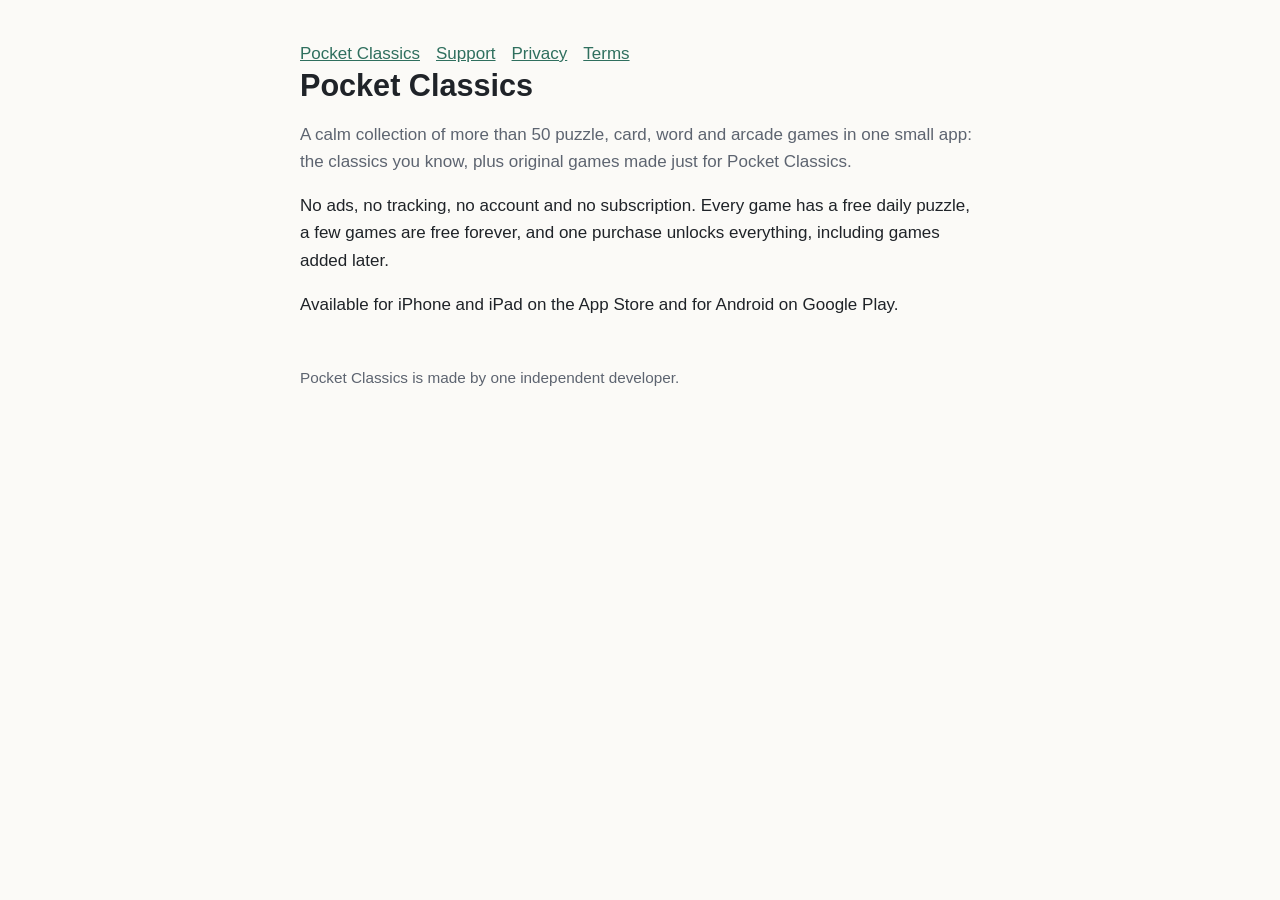
<file: index.html>
<!doctype html>
<html lang="en">
<head>
<meta charset="utf-8">
<meta name="viewport" content="width=device-width, initial-scale=1">
<title>Pocket Classics</title>
<link rel="stylesheet" href="style.css">
</head>
<body>
<main>
<nav><a href="./">Pocket Classics</a><a href="support.html">Support</a><a href="privacy.html">Privacy</a><a href="terms.html">Terms</a></nav>
<h1>Pocket Classics</h1>
<p class="sub">A calm collection of more than 50 puzzle, card, word and arcade games in one small app: the classics you know, plus original games made just for Pocket Classics.</p>
<p>No ads, no tracking, no account and no subscription. Every game has a free daily puzzle, a few games are free forever, and one purchase unlocks everything, including games added later.</p>
<p>Available for iPhone and iPad on the App Store and for Android on Google Play.</p>
<footer>Pocket Classics is made by one independent developer.</footer>
</main>
</body>
</html>
</file>
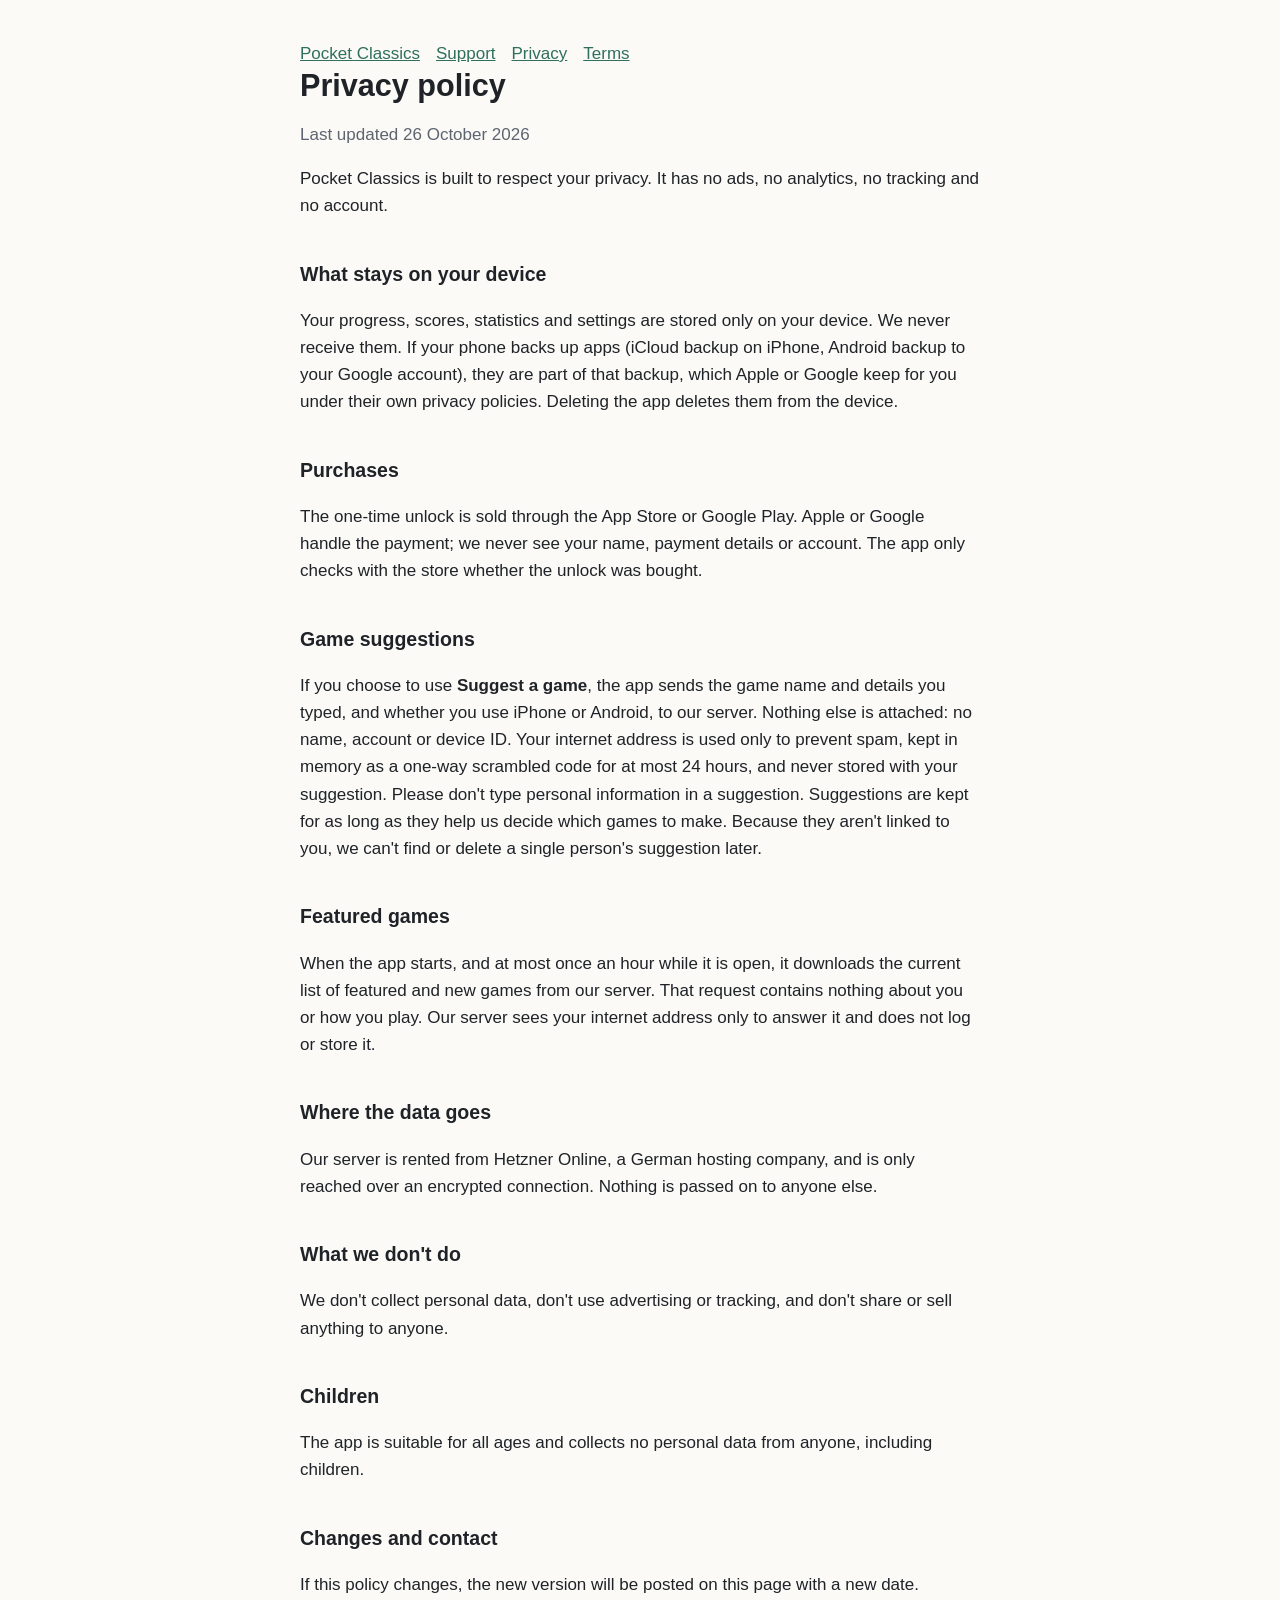
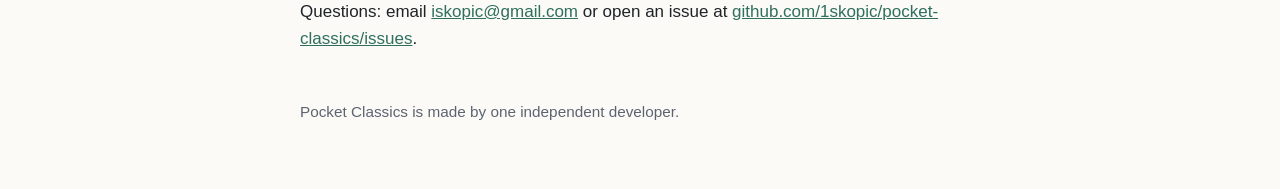
<file: privacy.html>
<!doctype html>
<html lang="en">
<head>
<meta charset="utf-8">
<meta name="viewport" content="width=device-width, initial-scale=1">
<title>Pocket Classics Privacy</title>
<link rel="stylesheet" href="style.css">
</head>
<body>
<main>
<nav><a href="./">Pocket Classics</a><a href="support.html">Support</a><a href="privacy.html">Privacy</a><a href="terms.html">Terms</a></nav>
<h1>Privacy policy</h1>
<p class="sub">Last updated 26 October 2026</p>
<p>Pocket Classics is built to respect your privacy. It has no ads, no analytics, no tracking and no account.</p>
<h2>What stays on your device</h2>
<p>Your progress, scores, statistics and settings are stored only on your device. We never receive them. If your phone backs up apps (iCloud backup on iPhone, Android backup to your Google account), they are part of that backup, which Apple or Google keep for you under their own privacy policies. Deleting the app deletes them from the device.</p>
<h2>Purchases</h2>
<p>The one-time unlock is sold through the App Store or Google Play. Apple or Google handle the payment; we never see your name, payment details or account. The app only checks with the store whether the unlock was bought.</p>
<h2>Game suggestions</h2>
<p>If you choose to use <strong>Suggest a game</strong>, the app sends the game name and details you typed, and whether you use iPhone or Android, to our server. Nothing else is attached: no name, account or device ID. Your internet address is used only to prevent spam, kept in memory as a one-way scrambled code for at most 24 hours, and never stored with your suggestion. Please don't type personal information in a suggestion. Suggestions are kept for as long as they help us decide which games to make. Because they aren't linked to you, we can't find or delete a single person's suggestion later.</p>
<h2>Featured games</h2>
<p>When the app starts, and at most once an hour while it is open, it downloads the current list of featured and new games from our server. That request contains nothing about you or how you play. Our server sees your internet address only to answer it and does not log or store it.</p>
<h2>Where the data goes</h2>
<p>Our server is rented from Hetzner Online, a German hosting company, and is only reached over an encrypted connection. Nothing is passed on to anyone else.</p>
<h2>What we don't do</h2>
<p>We don't collect personal data, don't use advertising or tracking, and don't share or sell anything to anyone.</p>
<h2>Children</h2>
<p>The app is suitable for all ages and collects no personal data from anyone, including children.</p>
<h2>Changes and contact</h2>
<p>If this policy changes, the new version will be posted on this page with a new date. Questions: email <a href="mailto:iskopic@gmail.com">iskopic@gmail.com</a> or open an issue at <a href="https://github.com/1skopic/pocket-classics/issues">github.com/1skopic/pocket-classics/issues</a>.</p>
<footer>Pocket Classics is made by one independent developer.</footer>
</main>
</body>
</html>
</file>
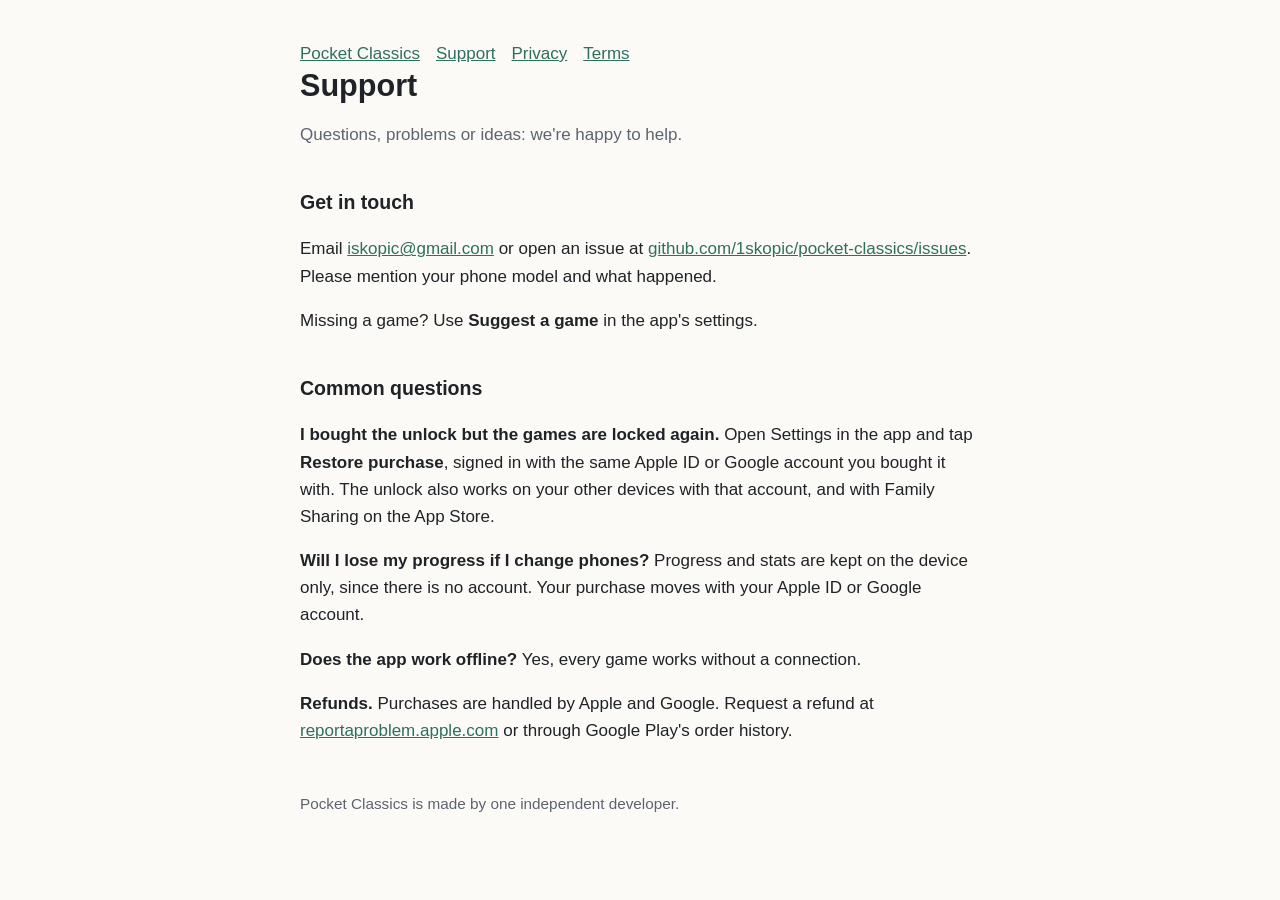
<file: support.html>
<!doctype html>
<html lang="en">
<head>
<meta charset="utf-8">
<meta name="viewport" content="width=device-width, initial-scale=1">
<title>Pocket Classics Support</title>
<link rel="stylesheet" href="style.css">
</head>
<body>
<main>
<nav><a href="./">Pocket Classics</a><a href="support.html">Support</a><a href="privacy.html">Privacy</a><a href="terms.html">Terms</a></nav>
<h1>Support</h1>
<p class="sub">Questions, problems or ideas: we're happy to help.</p>
<h2>Get in touch</h2>
<p>Email <a href="mailto:iskopic@gmail.com">iskopic@gmail.com</a> or open an issue at <a href="https://github.com/1skopic/pocket-classics/issues">github.com/1skopic/pocket-classics/issues</a>. Please mention your phone model and what happened.</p>
<p>Missing a game? Use <strong>Suggest a game</strong> in the app's settings.</p>
<h2>Common questions</h2>
<p><strong>I bought the unlock but the games are locked again.</strong> Open Settings in the app and tap <strong>Restore purchase</strong>, signed in with the same Apple ID or Google account you bought it with. The unlock also works on your other devices with that account, and with Family Sharing on the App Store.</p>
<p><strong>Will I lose my progress if I change phones?</strong> Progress and stats are kept on the device only, since there is no account. Your purchase moves with your Apple ID or Google account.</p>
<p><strong>Does the app work offline?</strong> Yes, every game works without a connection.</p>
<p><strong>Refunds.</strong> Purchases are handled by Apple and Google. Request a refund at <a href="https://reportaproblem.apple.com">reportaproblem.apple.com</a> or through Google Play's order history.</p>
<footer>Pocket Classics is made by one independent developer.</footer>
</main>
</body>
</html>
</file>
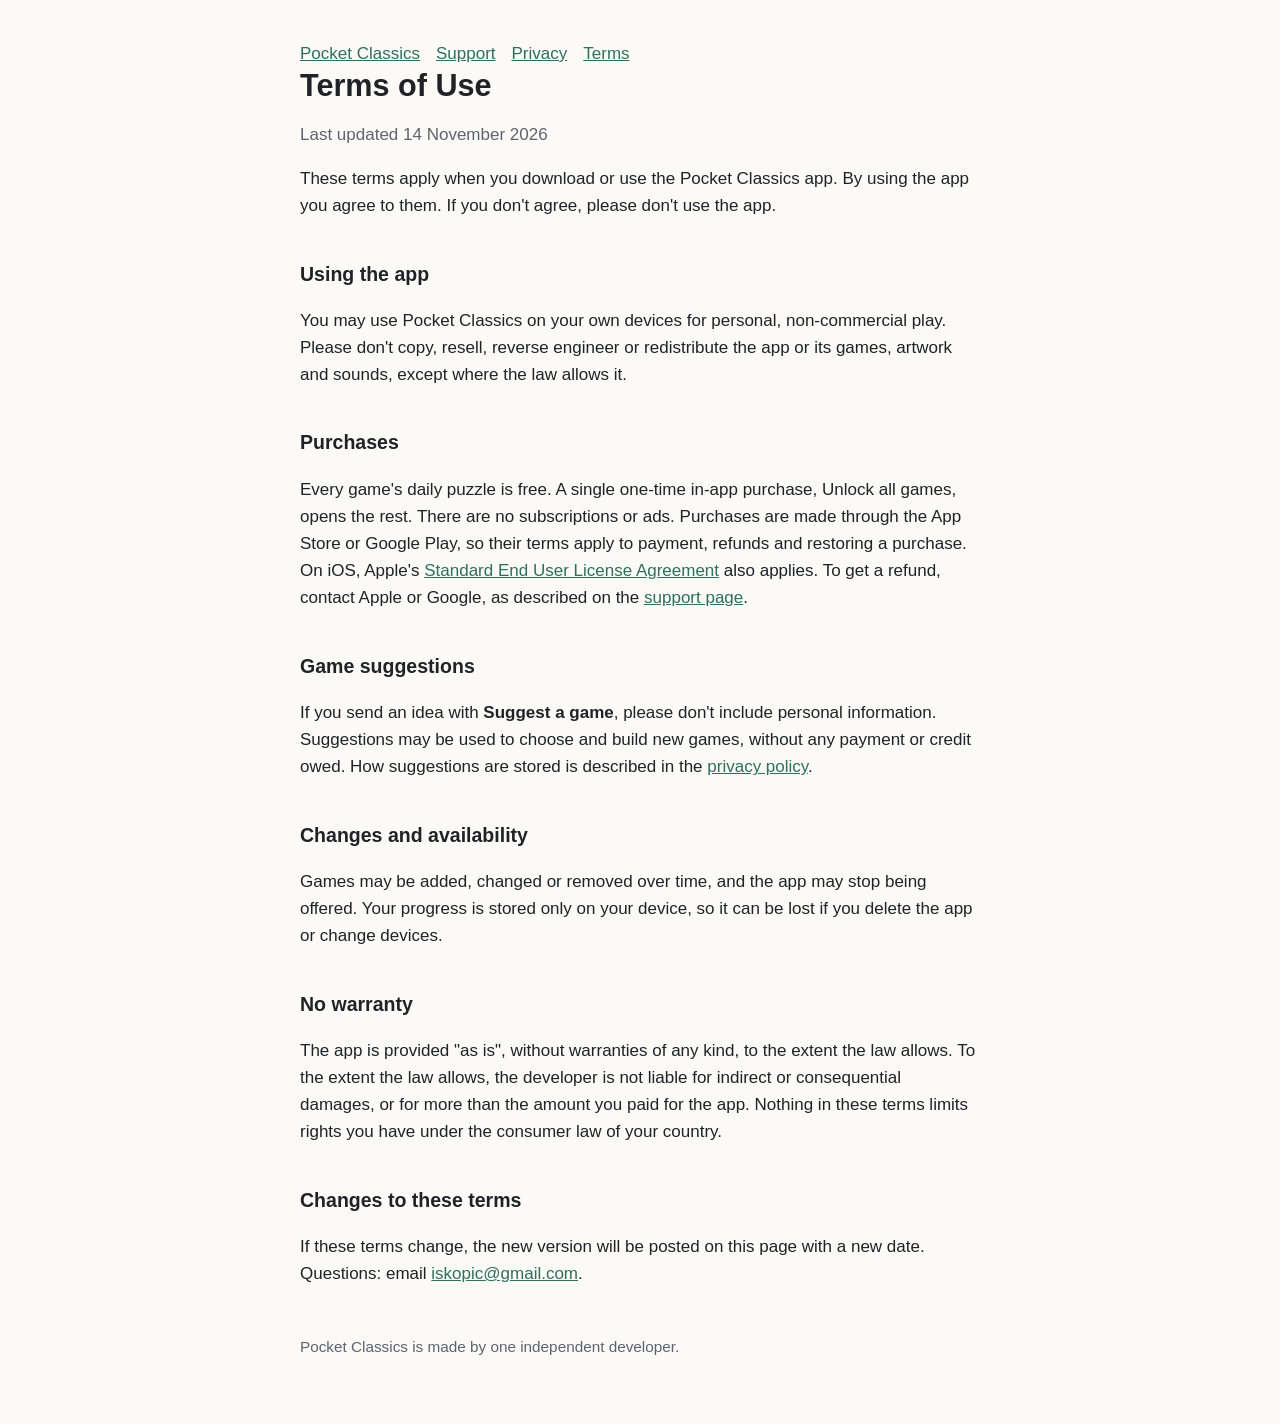
<file: terms.html>
<!doctype html>
<html lang="en">
<head>
<meta charset="utf-8">
<meta name="viewport" content="width=device-width, initial-scale=1">
<title>Pocket Classics Terms of Use</title>
<link rel="stylesheet" href="style.css">
</head>
<body>
<main>
<nav><a href="./">Pocket Classics</a><a href="support.html">Support</a><a href="privacy.html">Privacy</a><a href="terms.html">Terms</a></nav>
<h1>Terms of Use</h1>
<p class="sub">Last updated 14 November 2026</p>
<p>These terms apply when you download or use the Pocket Classics app. By using the app you agree to them. If you don't agree, please don't use the app.</p>
<h2>Using the app</h2>
<p>You may use Pocket Classics on your own devices for personal, non-commercial play. Please don't copy, resell, reverse engineer or redistribute the app or its games, artwork and sounds, except where the law allows it.</p>
<h2>Purchases</h2>
<p>Every game's daily puzzle is free. A single one-time in-app purchase, Unlock all games, opens the rest. There are no subscriptions or ads. Purchases are made through the App Store or Google Play, so their terms apply to payment, refunds and restoring a purchase. On iOS, Apple's <a href="https://www.apple.com/legal/internet-services/itunes/dev/stdeula/">Standard End User License Agreement</a> also applies. To get a refund, contact Apple or Google, as described on the <a href="support.html">support page</a>.</p>
<h2>Game suggestions</h2>
<p>If you send an idea with <strong>Suggest a game</strong>, please don't include personal information. Suggestions may be used to choose and build new games, without any payment or credit owed. How suggestions are stored is described in the <a href="privacy.html">privacy policy</a>.</p>
<h2>Changes and availability</h2>
<p>Games may be added, changed or removed over time, and the app may stop being offered. Your progress is stored only on your device, so it can be lost if you delete the app or change devices.</p>
<h2>No warranty</h2>
<p>The app is provided "as is", without warranties of any kind, to the extent the law allows. To the extent the law allows, the developer is not liable for indirect or consequential damages, or for more than the amount you paid for the app. Nothing in these terms limits rights you have under the consumer law of your country.</p>
<h2>Changes to these terms</h2>
<p>If these terms change, the new version will be posted on this page with a new date. Questions: email <a href="mailto:iskopic@gmail.com">iskopic@gmail.com</a>.</p>
<footer>Pocket Classics is made by one independent developer.</footer>
</main>
</body>
</html>
</file>
<file: style.css>
:root { --bg: #fbfaf7; --fg: #1f2328; --muted: #5d6470; --accent: #2f6f5e; }
@media (prefers-color-scheme: dark) { :root { --bg: #16181c; --fg: #e8e6e1; --muted: #a2a8b3; --accent: #7cc4ad; } }
body { background: var(--bg); color: var(--fg); font: 17px/1.6 -apple-system, BlinkMacSystemFont, "Segoe UI", Roboto, sans-serif; margin: 0; }
main { max-width: 680px; margin: 0 auto; padding: 40px 16px 64px; }
h1 { font-size: 1.8em; line-height: 1.2; margin: 0 0 4px; }
h2 { font-size: 1.15em; margin-top: 2em; }
.sub, footer { color: var(--muted); }
a { color: var(--accent); }
nav a { margin-right: 16px; }
footer { margin-top: 48px; font-size: 0.9em; }
</file>
